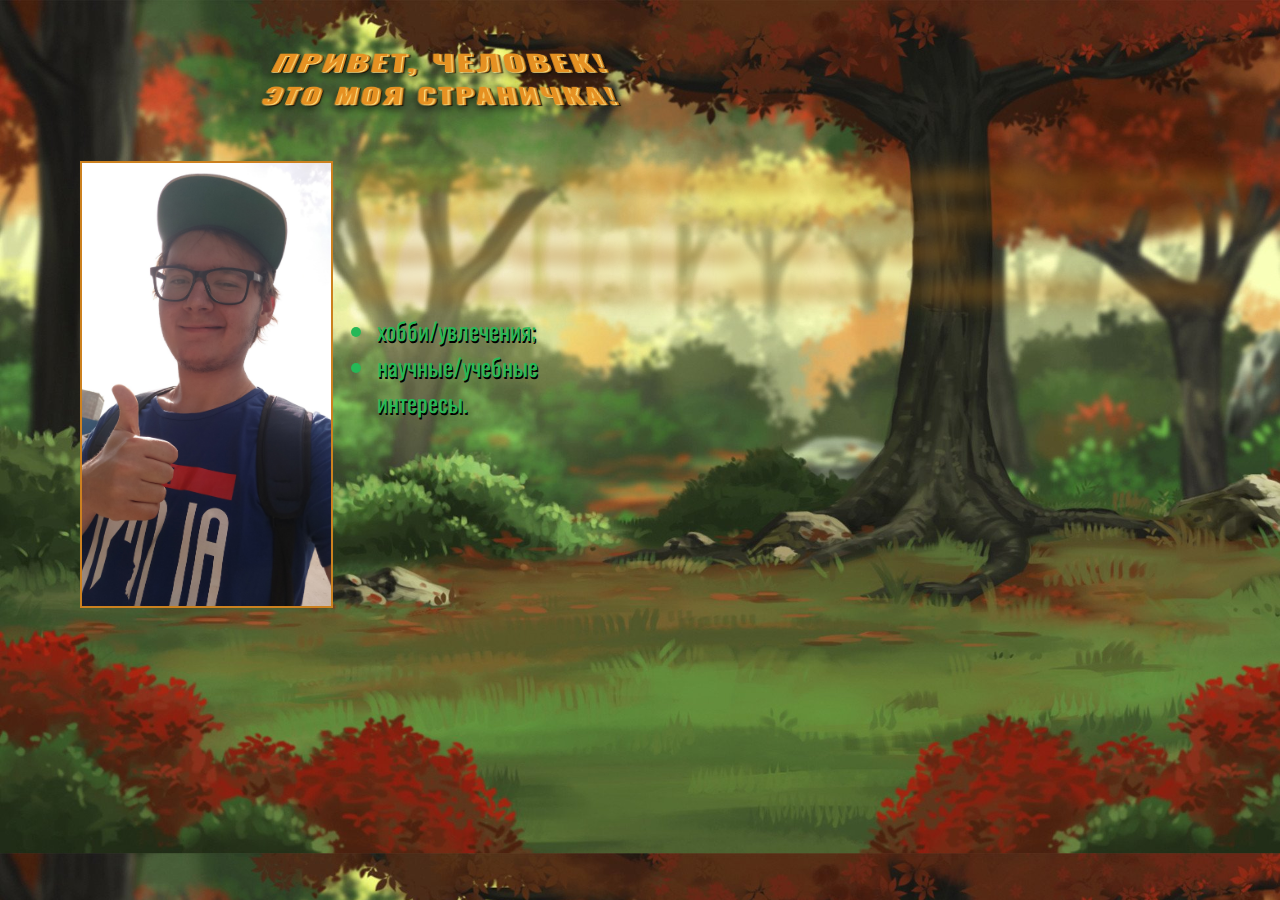
<file: index.html>
<!DOCTYPE html>
<html lang="en">
<head>
    <meta charset="UTF-8">
    <meta name="viewport" content="width=device-width, initial-scale=1.0">
    <title>Bear page</title>
    <link rel="stylesheet" href="css/main.css">
</head>
<body>
    <header>
        <h1>Привет, человек!</h1>
        <h2>Это моя страничка!</h2>
    </header>
    <main>
        <img src="images/me.jpg" alt="Дон Михаил" title="Дон Михаил"> 
        <div class="biography"> Мои имя и фамилия &ndash; <span>Михаил Колисниченко</span>. Родился
            6 декабря 2003 года в городе Луганск. Окончил местную школу №20 с золотой медалью.
            В данный момент учусь в ЮФУ на 3-м курсе по специальности "Прикладная информатика"
            на ФВТ (ныне ИВТиПТ).
            <br>Ниже вы можете ознакомиться с моими хобби/увлечениями и научными/учебными интересами:
        </div>
        <ul>
            <a class="reference" href="hobby.html"><li>хобби/увлечения;</li></a>
            <a class="reference" href="interests.html"><li>научные/учебные интересы.</li></a>
        </ul>
    </main>
</body>
</html>
</file>
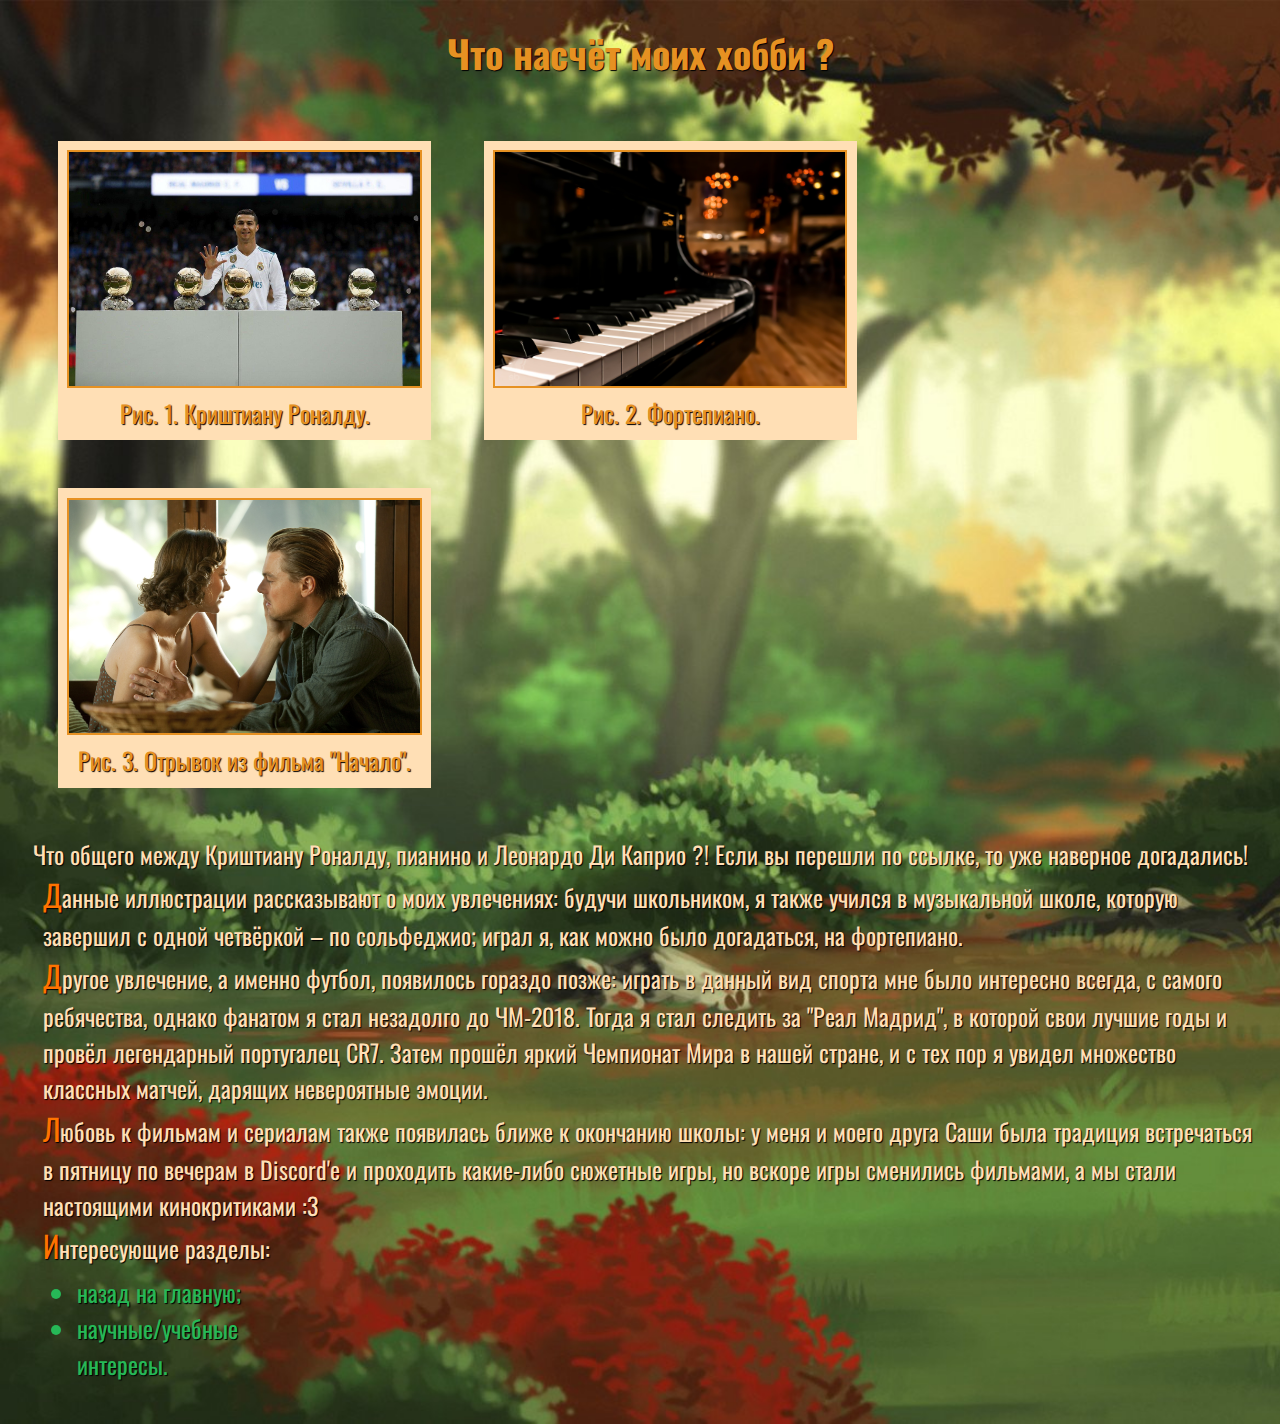
<file: hobby.html>
<!DOCTYPE html>
<html lang="en">
<head>
    <meta charset="UTF-8">
    <meta name="viewport" content="width=device-width, initial-scale=1.0">
    <title>Hobby</title>
    <link rel="stylesheet" href="css/hobby.css">
</head>
<body>
    <header>
        <h1>Что насчёт моих хобби ?</h1>
    </header>
    <main>
        <div class="pictures">
            <figure>
                <img src="images/cr7.jpg" alt="CR7" title="CR7">
                <figcaption>Рис. 1. Криштиану Роналду.</figcaption>
            </figure>

            <figure>
                <img src="images/fortepiano.jpg" alt="Фортепиано" title="Фортепиано">
                <figcaption>Рис. 2. Фортепиано.</figcaption>
            </figure>

            <figure>
                <img src="images/di caprio.jpg" alt="Леонардо Ди Каприо" title="Леонардо Ди Каприо">
                <figcaption>Рис. 3. Отрывок из фильма "Начало".</figcaption>
            </figure>
        </div>

        <p class="theme">Что общего между Криштиану Роналду, пианино и Леонардо Ди Каприо ?! 
            Если вы перешли по ссылке, то уже наверное догадались!</p>
        
        <div class="text">
            <span>Д</span>анные иллюстрации рассказывают о моих увлечениях: будучи школьником, я также учился в 
            музыкальной школе, которую завершил с одной четвёркой &ndash; по сольфеджио; играл я, как можно 
            было догадаться, на фортепиано.
            <br><span>Д</span>ругое увлечение, а именно футбол, появилось гораздо позже: играть в данный вид спорта мне
            было интересно всегда, с самого ребячества, однако фанатом я стал незадолго до ЧМ-2018. Тогда
            я стал следить за "Реал Мадрид", в которой свои лучшие годы и провёл легендарный португалец 
            CR7. Затем прошёл яркий Чемпионат Мира в нашей стране, и с тех пор я увидел множество
            классных матчей, дарящих невероятные эмоции.
            <br><span>Л</span>юбовь к фильмам и сериалам также появилась ближе к окончанию школы: у меня и моего друга
            Саши была традиция встречаться в пятницу по вечерам в Discord'е и проходить какие-либо сюжетные
            игры, но вскоре игры сменились фильмами, а мы стали настоящими кинокритиками :3
            <br><span>И</span>нтересующие разделы:
        </div>

        <ul>
            <a class="reference" href="index.html"><li>назад на главную;</li></a>
            <a class="reference" href="interests.html"><li>научные/учебные интересы.</li></a>
        </ul>

    </main>
</body>
</html>
</file>
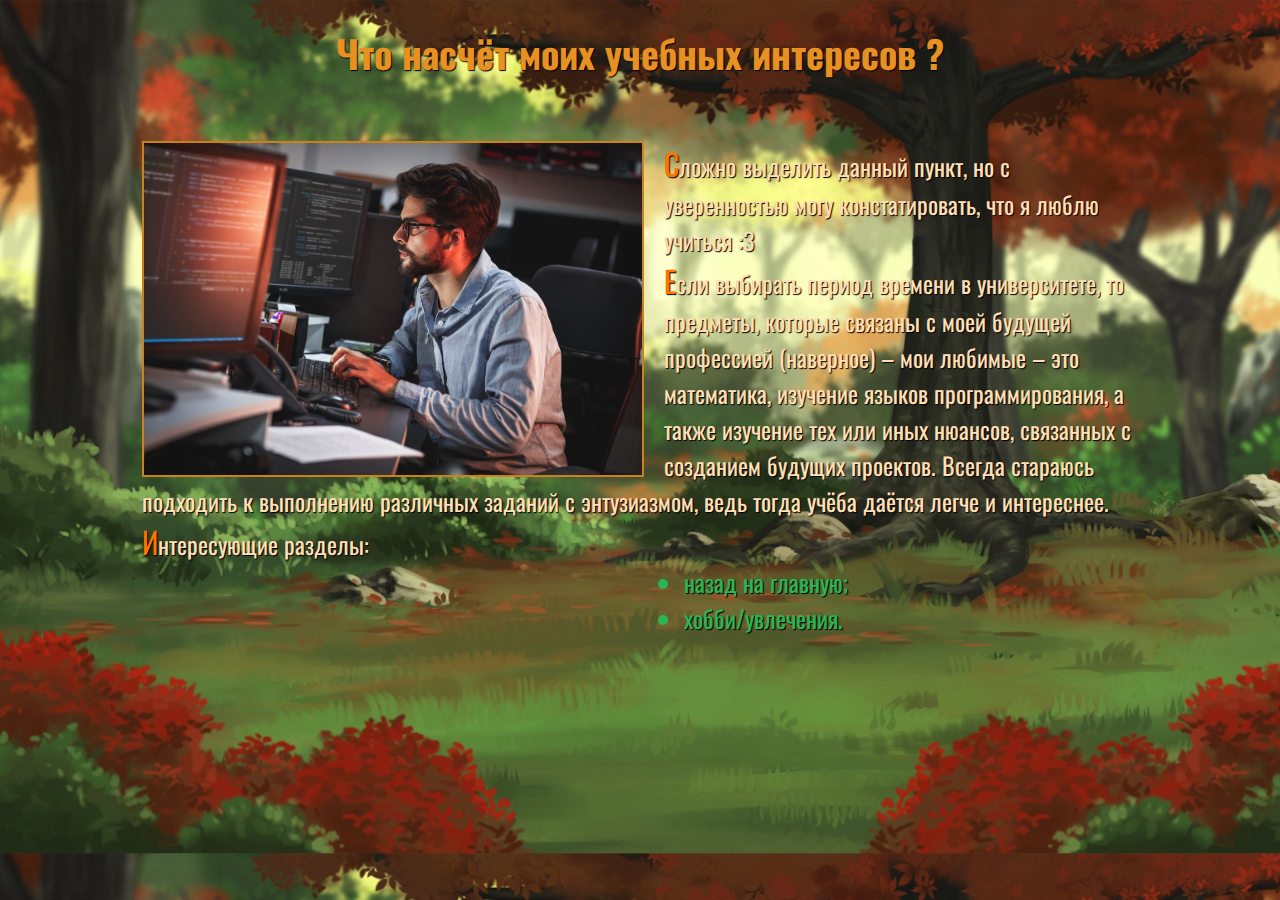
<file: interests.html>
<!DOCTYPE html>
<html lang="en">
<head>
    <meta charset="UTF-8">
    <meta name="viewport" content="width=device-width, initial-scale=1.0">
    <title>Interests</title>
    <link rel="stylesheet" href="css/interests.css">
</head>
<body>
    <header>
        <h1>Что насчёт моих учебных интересов ?</h1>
    </header>
    <main>
        <div class="pictures">
            <img src="images/programmer.jpg" alt="Компьютер" title="Компьютер">
            <p><span>С</span>ложно выделить данный пункт, но с уверенностью могу констатировать, что я люблю
                учиться :3 
                <br><span>Е</span>сли выбирать период времени в университете, то предметы, которые
                связаны с моей будущей профессией (наверное) &ndash; мои любимые &ndash; это математика,
                изучение языков программирования, а также изучение тех или иных нюансов, связанных
                с созданием будущих проектов. Всегда стараюсь подходить к выполнению различных заданий с 
                энтузиазмом, ведь тогда учёба даётся легче и интереснее.
                <br><span>И</span>нтересующие разделы:
            </p>
            <ul>
                <a class="reference" href="index.html"><li>назад на главную;</li></a>
                <a class="reference" href="hobby.html"><li>хобби/увлечения.</li></a>
            </ul>
        </div>
    </main>
</body>
</html>
</file>
<file: css/main.css>
@import url("style.css");

h1 {
    margin-bottom: 0px;
}

header {
    width: calc(100% - 400px);
    text-transform: uppercase;
    letter-spacing: 3px;
    text-shadow: 1px 0.75px 1px #fff098,
        3.25px 1px 1px #e69122,
        3.5px 2px 1px black,
        1px 6px 6px rgba(16,16,16,0.4),
        1px 8px 10px rgba(16,16,16,0.4);
    transform: perspective(400px) rotateX(50deg);
}

main {
    overflow: hidden;
    /*border: 1px solid black;*/
}

main img {
    width: 20%;
    height: 20%;
    border: 2px solid #cc811f;
    margin-left: 5%;
    margin-right: 2%;
    display: block;
    float: left;
}

main div.biography {
    -webkit-filter: blur(10px);
    filter: blur(10px);
}

main div.biography:hover {
    transition: 0.35s;
    -webkit-filter: none;
    filter: none;
}

main img:hover {
    transition: 0.35s;
    border: 2.5px solid green;
}

main div > span {
    font-weight: bold;
}

ul {
    margin-top: .5%;
    padding-left: calc(28.5% + 4px);
    text-shadow: 1px 2px 0px black;
    /*border: 1px solid black;*/
    width: 17%;
}
</file>
<file: css/hobby.css>
@import url("style.css");

figure {
    display: block;
    width: 30%;
    height: 30%;
    background-color: #ffdfb5;
    padding-bottom: .75%;
    float: left;
    margin-right: 1%;
}

img {
    margin: 2.5% 2.5% 0 2.5%;
    border: 2px solid #e69122;
    width: calc(95% - 4px);
    height: calc(97.5% - 4px);
}

figcaption {
    text-align: center;  
}

div.pictures::after {
    content: "";
    clear: both;
    display: block;
}

p.theme {
    text-align: center;
    margin-bottom: 0px;
    color: #ffdfb5;
}

div.text {
    margin-left: 2%;
    color: #ffdfb5;
}

div.text  span{
    font-size: 30px;
    color: #ff7300;
}

ul {
    margin-top: .5%;
    margin-left: 1.5%;
    /*border: 1px solid black;*/
    width: 17%;
}
</file>
<file: css/interests.css>
@import url("style.css");

div.pictures {
    width: 80%;
    /* 
    text-align: center;
    border: 1px solid black; */
    margin: 0 10% 0 10%;
}

div.pictures img {
    width: 50%;
    height: 50%;
    float: left;
    border: 2px solid #cc811f;
    margin-right: 2%;
}

div.pictures p {
    color: #ffdfb5;
    margin-bottom: 0px;
}

div.pictures span {
    font-size: 30px;
    color: #ff7300;
}

ul {
    width: 17%;
    padding-left: calc(54% + 4px);
    margin-top: 0px;
}
</file>
